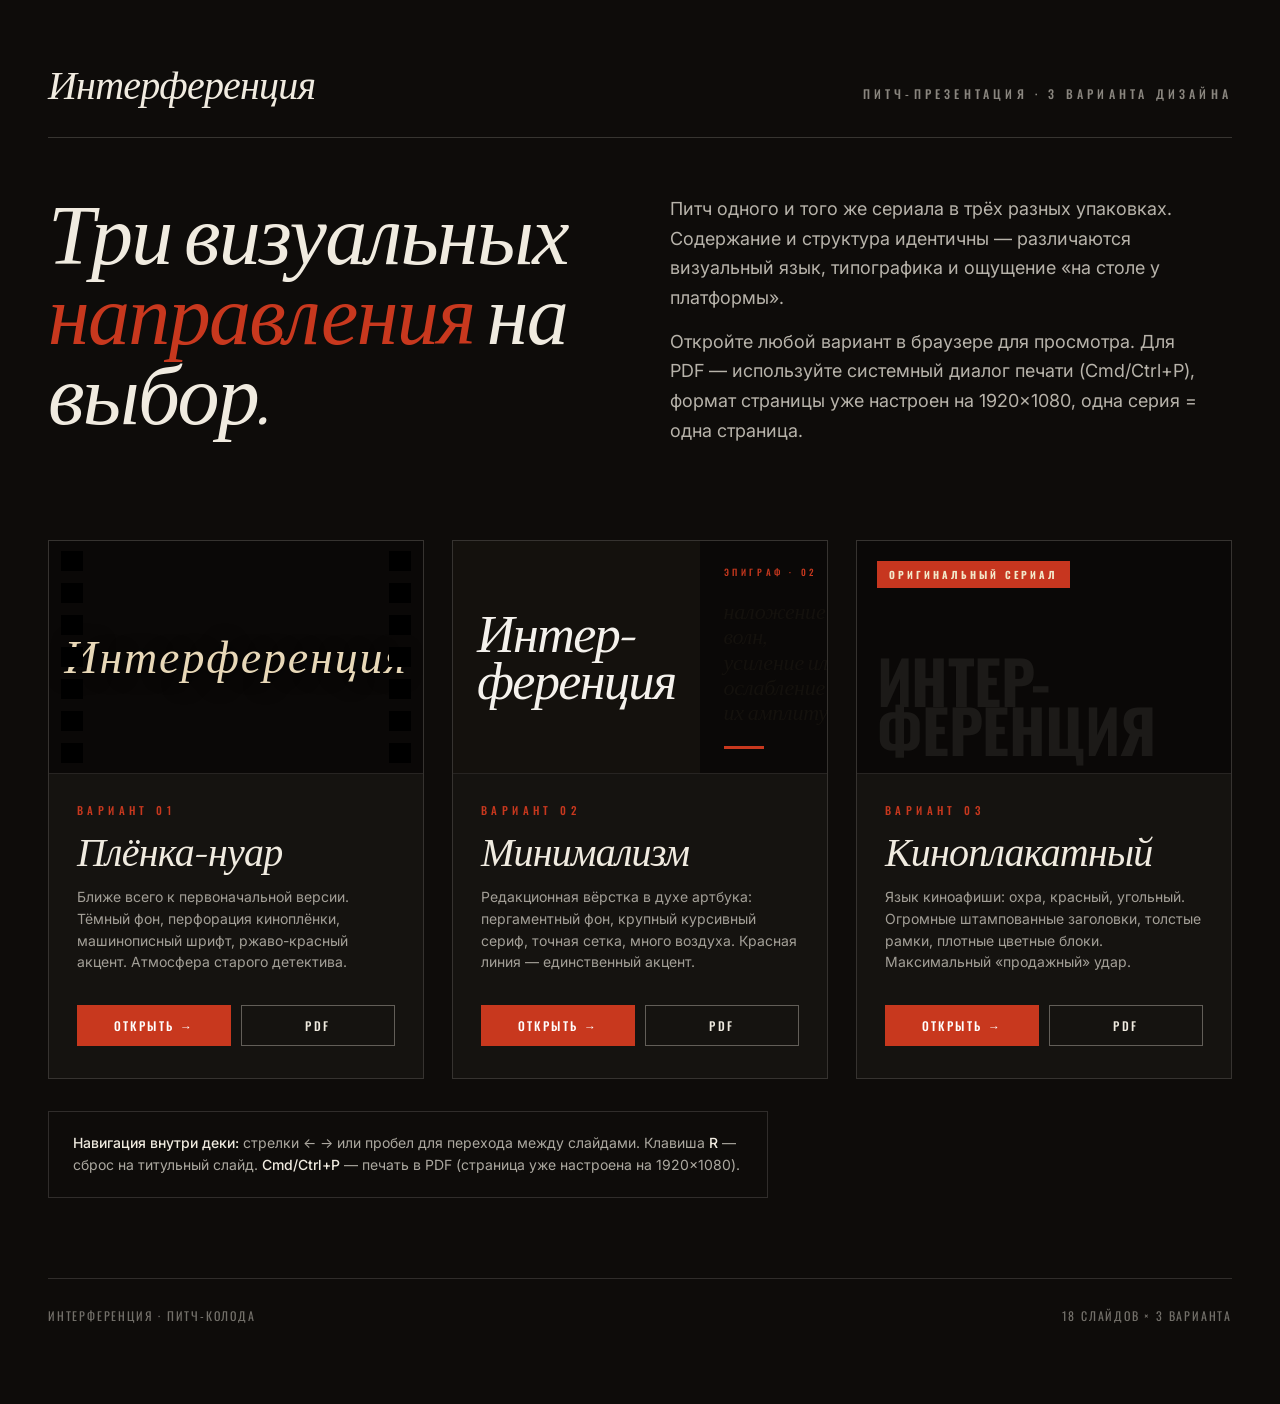
<file: index.html>
<!doctype html>
<html lang="ru">
<head>
<meta charset="utf-8" />
<title>Интерференция · Выбор варианта</title>
<meta name="viewport" content="width=device-width, initial-scale=1" />
<link rel="preconnect" href="https://fonts.googleapis.com">
<link rel="preconnect" href="https://fonts.gstatic.com" crossorigin>
<link href="https://fonts.googleapis.com/css2?family=Fraunces:ital,opsz,wght@0,9..144,300;0,9..144,400;1,9..144,300&family=Inter:wght@300;400;500;600&family=Oswald:wght@400;500;700&display=swap" rel="stylesheet">
<style>
  * { box-sizing: border-box; }
  html, body {
    margin: 0; padding: 0;
    font-family: 'Inter', -apple-system, sans-serif;
    background: #0e0c0a; color: #f0ebe0;
    min-height: 100vh;
  }
  .page {
    max-width: 1400px;
    margin: 0 auto;
    padding: 60px 48px 80px;
  }
  .head {
    border-bottom: 1px solid rgba(240,235,224,0.18);
    padding-bottom: 28px; margin-bottom: 56px;
    display: flex; justify-content: space-between; align-items: baseline;
  }
  .logo {
    font-family: 'Fraunces', serif;
    font-style: italic; font-weight: 300;
    font-size: 40px; letter-spacing: -0.02em;
    color: #f0ebe0;
  }
  .chip {
    font-family: 'Oswald', sans-serif; font-weight: 500;
    font-size: 12px; letter-spacing: 0.35em; text-transform: uppercase;
    color: rgba(240,235,224,0.55);
  }
  .intro {
    display: grid; grid-template-columns: 1fr 1fr; gap: 60px;
    margin-bottom: 80px; align-items: start;
  }
  .intro h1 {
    font-family: 'Fraunces', serif;
    font-weight: 300; font-style: italic;
    font-size: 84px; line-height: 0.95;
    letter-spacing: -0.02em;
    margin: 0;
    color: #f0ebe0;
  }
  .intro h1 em {
    color: #c8381e; font-style: italic;
  }
  .intro p {
    font-size: 18px; line-height: 1.65;
    color: rgba(240,235,224,0.75);
    margin: 0 0 14px;
    max-width: 540px;
  }
  .grid {
    display: grid; grid-template-columns: repeat(3, 1fr); gap: 28px;
  }
  .card {
    display: flex; flex-direction: column;
    background: #151310;
    border: 1px solid rgba(240,235,224,0.15);
    overflow: hidden;
    text-decoration: none; color: inherit;
    transition: transform 180ms ease, border-color 180ms ease, background 180ms ease;
  }
  .card:hover {
    transform: translateY(-4px);
    border-color: rgba(240,235,224,0.4);
    background: #1a1714;
  }
  .card .thumb {
    aspect-ratio: 16/10;
    background: #0a0807;
    position: relative; overflow: hidden;
    border-bottom: 1px solid rgba(240,235,224,0.12);
  }
  .card .body {
    padding: 28px 28px 32px;
    display: flex; flex-direction: column; gap: 14px;
    flex: 1;
  }
  .card .num {
    font-family: 'Oswald', sans-serif; font-weight: 500;
    font-size: 11px; letter-spacing: 0.4em; text-transform: uppercase;
    color: #c8381e;
  }
  .card .name {
    font-family: 'Fraunces', serif;
    font-weight: 300; font-style: italic;
    font-size: 40px; line-height: 1;
    letter-spacing: -0.02em;
    color: #f0ebe0;
    margin: 0;
  }
  .card .desc {
    font-size: 14px; line-height: 1.55;
    color: rgba(240,235,224,0.65);
    margin: 0;
  }
  .card .links {
    display: flex; gap: 10px; margin-top: auto; padding-top: 18px;
  }
  .card .btn {
    flex: 1;
    display: inline-flex; align-items: center; justify-content: center;
    gap: 8px;
    padding: 11px 16px;
    font-family: 'Oswald', sans-serif; font-weight: 500;
    font-size: 12px; letter-spacing: 0.2em; text-transform: uppercase;
    border: 1px solid rgba(240,235,224,0.35);
    background: transparent; color: #f0ebe0;
    text-decoration: none;
    transition: background 140ms, color 140ms, border-color 140ms;
  }
  .card .btn:hover {
    background: #f0ebe0; color: #0e0c0a; border-color: #f0ebe0;
  }
  .card .btn.primary {
    background: #c8381e; color: #fff; border-color: #c8381e;
  }
  .card .btn.primary:hover {
    background: #e6462a; border-color: #e6462a;
  }

  /* Thumbnails — lightweight CSS/SVG previews */
  .th-noir {
    background:
      radial-gradient(ellipse at 30% 30%, rgba(184,74,43,0.25) 0%, transparent 60%),
      linear-gradient(180deg, #18130f 0%, #0a0806 100%);
    display: flex; align-items: center; justify-content: center;
    font-family: 'Fraunces', serif; font-style: italic;
    color: #e8d8b8; font-size: 46px; letter-spacing: 0.04em;
    text-shadow: 0 2px 18px rgba(0,0,0,0.8);
  }
  .th-noir::before, .th-noir::after {
    content: ''; position: absolute;
    top: 10px; bottom: 10px; width: 22px;
    background: repeating-linear-gradient(0deg,
      #000 0px, #000 20px, transparent 20px, transparent 32px);
  }
  .th-noir::before { left: 12px; }
  .th-noir::after { right: 12px; }

  .th-minimal {
    background: #f4f1ec;
    display: grid; grid-template-columns: 1fr 1fr;
  }
  .th-minimal .left {
    background: #14110d;
    display: flex; align-items: center; justify-content: center;
    color: #f4f1ec;
    font-family: 'Fraunces', serif; font-style: italic; font-weight: 300;
    font-size: 52px; line-height: 0.9;
    letter-spacing: -0.03em;
    padding: 24px;
  }
  .th-minimal .right {
    padding: 24px;
    color: #14110d;
    display: flex; flex-direction: column; justify-content: space-between;
  }
  .th-minimal .kicker {
    font-family: 'Oswald', sans-serif; font-weight: 500;
    font-size: 9px; letter-spacing: 0.4em; text-transform: uppercase;
    color: #c8381e;
  }
  .th-minimal .bar { width: 40px; height: 3px; background: #c8381e; }

  .th-poster {
    background: #ead6a3; position: relative;
    display: flex; align-items: flex-end;
    padding: 20px;
  }
  .th-poster::before {
    content: ''; position: absolute;
    top: 20px; left: 20px;
    padding: 6px 12px;
    font-family: 'Oswald', sans-serif; font-weight: 700;
    font-size: 10px; letter-spacing: 0.3em; text-transform: uppercase;
    color: #f3e9cb; background: #c7361f;
    content: 'Оригинальный сериал';
  }
  .th-poster .big {
    font-family: 'Oswald', sans-serif; font-weight: 700;
    font-size: 60px; line-height: 0.82; text-transform: uppercase;
    letter-spacing: -0.01em;
    color: #1c1a18;
  }

  .footer {
    margin-top: 80px; padding-top: 28px;
    border-top: 1px solid rgba(240,235,224,0.15);
    display: flex; justify-content: space-between;
    font-size: 12px; color: rgba(240,235,224,0.45);
    letter-spacing: 0.15em; text-transform: uppercase;
    font-family: 'Oswald', sans-serif; font-weight: 400;
  }
  .hint {
    margin-top: 32px;
    padding: 20px 24px;
    border: 1px solid rgba(240,235,224,0.15);
    font-size: 14px; line-height: 1.6;
    color: rgba(240,235,224,0.7);
    max-width: 720px;
  }
  .hint b { color: #f0ebe0; font-weight: 500; }
</style>
</head>
<body>
<div class="page">
  <div class="head">
    <div class="logo">Интерференция</div>
    <div class="chip">Питч-презентация · 3 варианта дизайна</div>
  </div>

  <div class="intro">
    <div>
      <h1>Три визуальных <em>направления</em> на выбор.</h1>
    </div>
    <div>
      <p>
        Питч одного и того же сериала в трёх разных упаковках. Содержание и структура идентичны —
        различаются визуальный язык, типографика и ощущение «на столе у платформы».
      </p>
      <p>
        Откройте любой вариант в браузере для просмотра. Для PDF — используйте системный диалог печати
        (Cmd/Ctrl+P), формат страницы уже настроен на 1920×1080, одна серия = одна страница.
      </p>
    </div>
  </div>

  <div class="grid">

    <a class="card" href="variants/noir/deck.html">
      <div class="thumb th-noir">Интерференция</div>
      <div class="body">
        <div class="num">Вариант 01</div>
        <h2 class="name">Плёнка-нуар</h2>
        <p class="desc">
          Ближе всего к первоначальной версии. Тёмный фон, перфорация киноплёнки,
          машинописный шрифт, ржаво-красный акцент. Атмосфера старого детектива.
        </p>
        <div class="links">
          <span class="btn primary">Открыть →</span>
          <span class="btn" onclick="event.preventDefault(); event.stopPropagation(); window.open('variants/noir/deck.html', '_blank');">PDF</span>
        </div>
      </div>
    </a>

    <a class="card" href="variants/minimal/deck.html">
      <div class="thumb th-minimal">
        <div class="left"><span><em style="font-style:italic">Интер-<br/>ференция</em></span></div>
        <div class="right">
          <div class="kicker">Эпиграф · 02</div>
          <div style="font-family:'Fraunces',serif; font-style:italic; font-weight:300; font-size:22px; line-height:1.15; letter-spacing:-0.01em;">
            наложение волн, усиление или ослабление их&nbsp;амплитуд.
          </div>
          <div class="bar"></div>
        </div>
      </div>
      <div class="body">
        <div class="num">Вариант 02</div>
        <h2 class="name">Минимализм</h2>
        <p class="desc">
          Редакционная вёрстка в духе артбука: пергаментный фон, крупный курсивный сериф,
          точная сетка, много воздуха. Красная линия — единственный акцент.
        </p>
        <div class="links">
          <span class="btn primary">Открыть →</span>
          <span class="btn" onclick="event.preventDefault(); event.stopPropagation(); window.open('variants/minimal/deck.html', '_blank');">PDF</span>
        </div>
      </div>
    </a>

    <a class="card" href="variants/poster/deck.html">
      <div class="thumb th-poster">
        <div class="big">Интер-<br/>ференция</div>
      </div>
      <div class="body">
        <div class="num">Вариант 03</div>
        <h2 class="name">Киноплакатный</h2>
        <p class="desc">
          Язык киноафиши: охра, красный, угольный. Огромные штампованные заголовки,
          толстые рамки, плотные цветные блоки. Максимальный «продажный» удар.
        </p>
        <div class="links">
          <span class="btn primary">Открыть →</span>
          <span class="btn" onclick="event.preventDefault(); event.stopPropagation(); window.open('variants/poster/deck.html', '_blank');">PDF</span>
        </div>
      </div>
    </a>

  </div>

  <div class="hint">
    <b>Навигация внутри деки:</b> стрелки ← → или пробел для перехода между слайдами. Клавиша <b>R</b> —
    сброс на титульный слайд. <b>Cmd/Ctrl+P</b> — печать в PDF (страница уже настроена на 1920×1080).
  </div>

  <div class="footer">
    <div>Интерференция · Питч-колода</div>
    <div>18 слайдов × 3 варианта</div>
  </div>
</div>
</body>
</html>
</file>
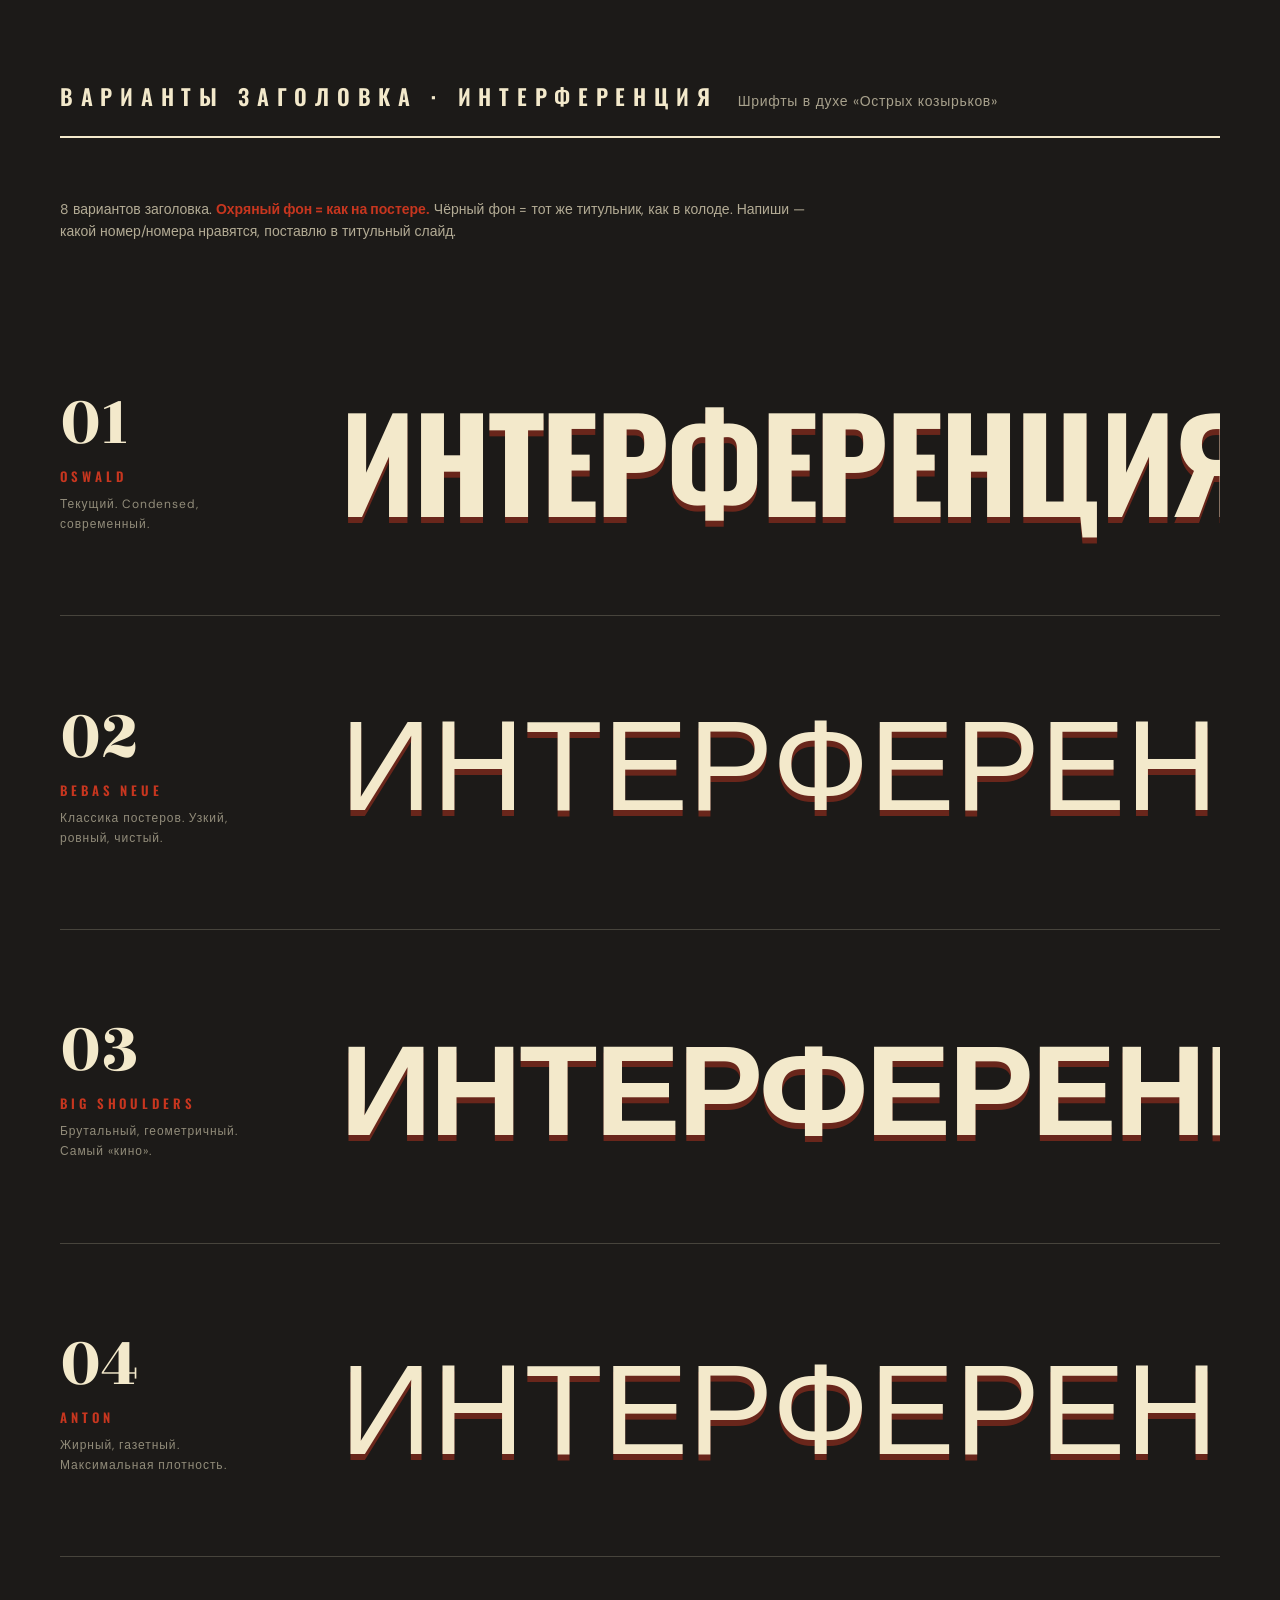
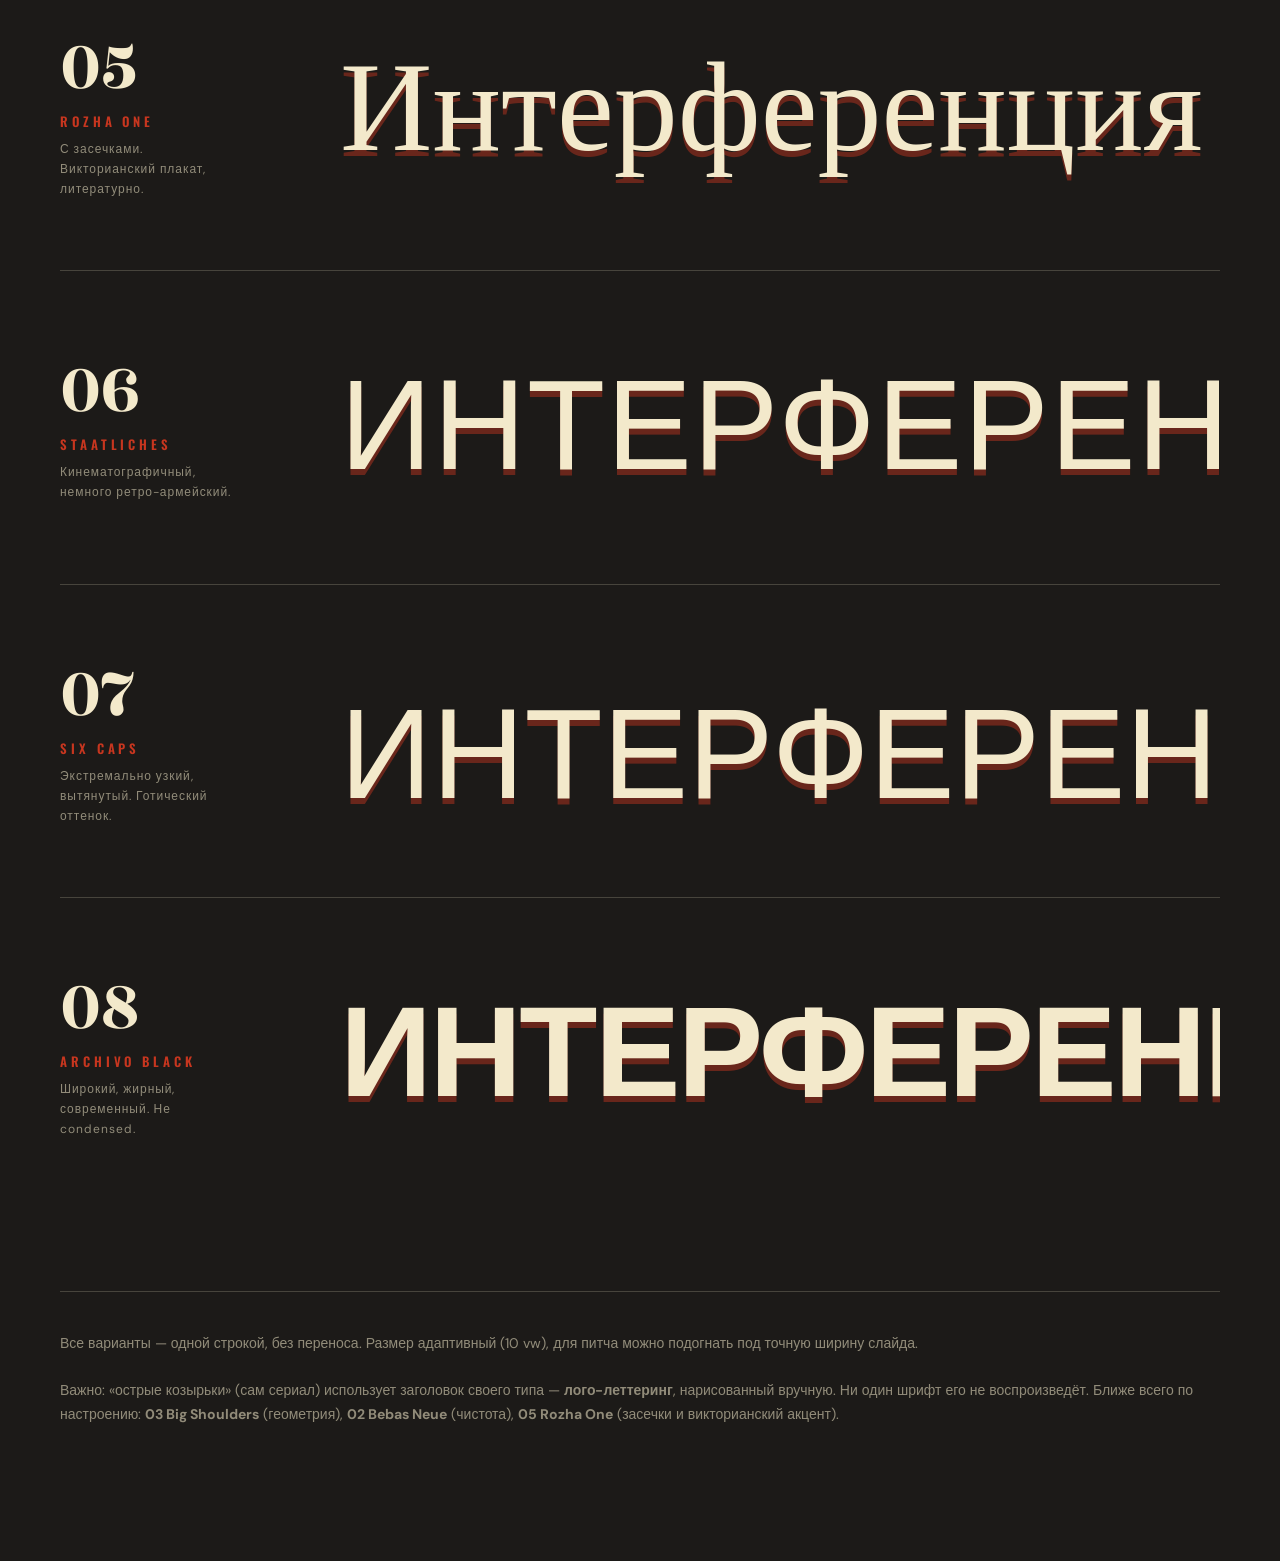
<file: variants/poster/title-variants.html>
<!doctype html>
<html lang="ru">
<head>
<meta charset="utf-8" />
<title>Интерференция · варианты заголовка</title>
<meta name="viewport" content="width=device-width, initial-scale=1" />
<link rel="preconnect" href="https://fonts.googleapis.com">
<link rel="preconnect" href="https://fonts.gstatic.com" crossorigin>
<link href="https://fonts.googleapis.com/css2?family=Oswald:wght@700&family=Bebas+Neue&family=Big+Shoulders+Display:wght@800;900&family=Anton&family=Rozha+One&family=Staatliches&family=Six+Caps&family=Archivo+Black&family=DM+Sans:wght@400;500&display=swap" rel="stylesheet">
<style>
  :root {
    --bg: #1c1a18;
    --paper: #f3e9cb;
    --ink: #1c1a18;
    --accent: #c7361f;
    --ochre: #ead6a3;
  }
  * { box-sizing: border-box; }
  html, body { margin: 0; padding: 0; background: var(--bg); color: var(--paper); font-family: 'DM Sans', sans-serif; }
  .page {
    max-width: 1700px; margin: 0 auto; padding: 80px 60px 120px;
  }
  header {
    border-bottom: 2px solid var(--paper);
    padding-bottom: 24px; margin-bottom: 60px;
    display: flex; align-items: baseline; gap: 20px; flex-wrap: wrap;
  }
  header h1 {
    font-family: 'Oswald', sans-serif; font-weight: 600;
    font-size: 22px; letter-spacing: 0.35em; text-transform: uppercase;
    margin: 0; color: var(--paper);
  }
  header .sub {
    font-size: 14px; color: rgba(243,233,203,0.65);
    letter-spacing: 0.05em;
  }
  .note {
    font-size: 14px; line-height: 1.6; max-width: 760px;
    color: rgba(243,233,203,0.7); margin-bottom: 60px;
  }
  .note b { color: var(--accent); }

  .variant {
    display: grid;
    grid-template-columns: 180px 1fr;
    gap: 40px;
    padding: 40px 0;
    border-top: 1px solid rgba(243,233,203,0.2);
    align-items: center;
  }
  .variant:first-of-type { border-top: none; }
  .label {
    font-family: 'Oswald', sans-serif; font-weight: 600;
    font-size: 13px; letter-spacing: 0.3em; text-transform: uppercase;
    color: var(--accent);
  }
  .label .num {
    display: block;
    font-family: 'Rozha One', serif;
    font-size: 72px; line-height: 1;
    color: var(--paper); margin-bottom: 8px; font-weight: normal; letter-spacing: 0;
  }
  .label .name {
    display: block; margin-bottom: 6px;
  }
  .label .meta {
    font-family: 'DM Sans', sans-serif;
    font-weight: 400; font-size: 12px;
    letter-spacing: 0.08em; text-transform: none;
    color: rgba(243,233,203,0.55);
  }

  .title-box {
    background: var(--ochre);
    padding: 60px 60px;
    position: relative;
    overflow: hidden;
    min-height: 200px;
    display: flex; align-items: center; justify-content: flex-start;
  }
  .title-box.dark {
    background: var(--ink);
    color: var(--paper);
  }
  .title-box.poster {
    background: var(--ink);
    color: var(--paper);
  }

  .title-text {
    font-size: clamp(60px, 10vw, 180px);
    line-height: 0.88;
    text-transform: uppercase;
    white-space: nowrap;
    margin: 0;
    color: var(--ink);
    letter-spacing: -0.02em;
  }
  .title-box.dark .title-text,
  .title-box.poster .title-text {
    color: var(--paper);
  }

  /* Шрифты */
  .f-oswald    { font-family: 'Oswald', sans-serif; font-weight: 700; }
  .f-bebas     { font-family: 'Bebas Neue', sans-serif; font-weight: 400; letter-spacing: 0; }
  .f-bigshoul  { font-family: 'Big Shoulders Display', sans-serif; font-weight: 900; }
  .f-anton     { font-family: 'Anton', sans-serif; font-weight: 400; letter-spacing: 0; }
  .f-rozha     { font-family: 'Rozha One', serif; font-weight: 400; letter-spacing: 0; text-transform: none; }
  .f-staatliches { font-family: 'Staatliches', sans-serif; font-weight: 400; letter-spacing: 0.01em; }
  .f-sixcaps   { font-family: 'Six Caps', sans-serif; font-weight: 400; letter-spacing: 0; }
  .f-archivo   { font-family: 'Archivo Black', sans-serif; font-weight: 900; letter-spacing: -0.02em; }

  /* Плакатные эффекты */
  .poster .title-text {
    text-shadow: 0 6px 0 rgba(199, 54, 31, 0.45);
  }
  .accent-slash {
    color: var(--accent) !important;
  }

  .footer-note {
    margin-top: 80px; padding-top: 40px;
    border-top: 1px solid rgba(243,233,203,0.2);
    font-size: 14px; color: rgba(243,233,203,0.55);
    line-height: 1.7;
  }
</style>
</head>
<body>
<div class="page">
  <header>
    <h1>Варианты заголовка · Интерференция</h1>
    <span class="sub">Шрифты в духе «Острых козырьков»</span>
  </header>

  <p class="note">
    8 вариантов заголовка. <b>Охряный фон = как на постере.</b> Чёрный фон = тот же титульник, как в колоде.
    Напиши — какой номер/номера нравятся, поставлю в титульный слайд.
  </p>

  <!-- 1. Oswald (текущий) -->
  <div class="variant">
    <div class="label">
      <span class="num">01</span>
      <span class="name">Oswald</span>
      <span class="meta">Текущий. Condensed, современный.</span>
    </div>
    <div class="title-box poster">
      <h2 class="title-text f-oswald">Интерференция</h2>
    </div>
  </div>

  <!-- 2. Bebas Neue -->
  <div class="variant">
    <div class="label">
      <span class="num">02</span>
      <span class="name">Bebas Neue</span>
      <span class="meta">Классика постеров. Узкий, ровный, чистый.</span>
    </div>
    <div class="title-box poster">
      <h2 class="title-text f-bebas">Интерференция</h2>
    </div>
  </div>

  <!-- 3. Big Shoulders Display -->
  <div class="variant">
    <div class="label">
      <span class="num">03</span>
      <span class="name">Big Shoulders</span>
      <span class="meta">Брутальный, геометричный. Самый «кино».</span>
    </div>
    <div class="title-box poster">
      <h2 class="title-text f-bigshoul">Интерференция</h2>
    </div>
  </div>

  <!-- 4. Anton -->
  <div class="variant">
    <div class="label">
      <span class="num">04</span>
      <span class="name">Anton</span>
      <span class="meta">Жирный, газетный. Максимальная плотность.</span>
    </div>
    <div class="title-box poster">
      <h2 class="title-text f-anton">Интерференция</h2>
    </div>
  </div>

  <!-- 5. Rozha One -->
  <div class="variant">
    <div class="label">
      <span class="num">05</span>
      <span class="name">Rozha One</span>
      <span class="meta">С засечками. Викторианский плакат, литературно.</span>
    </div>
    <div class="title-box poster">
      <h2 class="title-text f-rozha">Интерференция</h2>
    </div>
  </div>

  <!-- 6. Staatliches -->
  <div class="variant">
    <div class="label">
      <span class="num">06</span>
      <span class="name">Staatliches</span>
      <span class="meta">Кинематографичный, немного ретро-армейский.</span>
    </div>
    <div class="title-box poster">
      <h2 class="title-text f-staatliches">Интерференция</h2>
    </div>
  </div>

  <!-- 7. Six Caps -->
  <div class="variant">
    <div class="label">
      <span class="num">07</span>
      <span class="name">Six Caps</span>
      <span class="meta">Экстремально узкий, вытянутый. Готический оттенок.</span>
    </div>
    <div class="title-box poster">
      <h2 class="title-text f-sixcaps">Интерференция</h2>
    </div>
  </div>

  <!-- 8. Archivo Black -->
  <div class="variant">
    <div class="label">
      <span class="num">08</span>
      <span class="name">Archivo Black</span>
      <span class="meta">Широкий, жирный, современный. Не condensed.</span>
    </div>
    <div class="title-box poster">
      <h2 class="title-text f-archivo">Интерференция</h2>
    </div>
  </div>

  <p class="footer-note">
    Все варианты — одной строкой, без переноса. Размер адаптивный (10&nbsp;vw),
    для питча можно подогнать под точную ширину слайда.
    <br /><br />
    Важно: «острые козырьки» (сам сериал) использует заголовок своего типа —
    <b>лого-леттеринг</b>, нарисованный вручную. Ни один шрифт его не воспроизведёт.
    Ближе всего по настроению: <b>03 Big Shoulders</b> (геометрия), <b>02 Bebas Neue</b> (чистота),
    <b>05 Rozha One</b> (засечки и викторианский акцент).
  </p>
</div>
</body>
</html>
</file>
